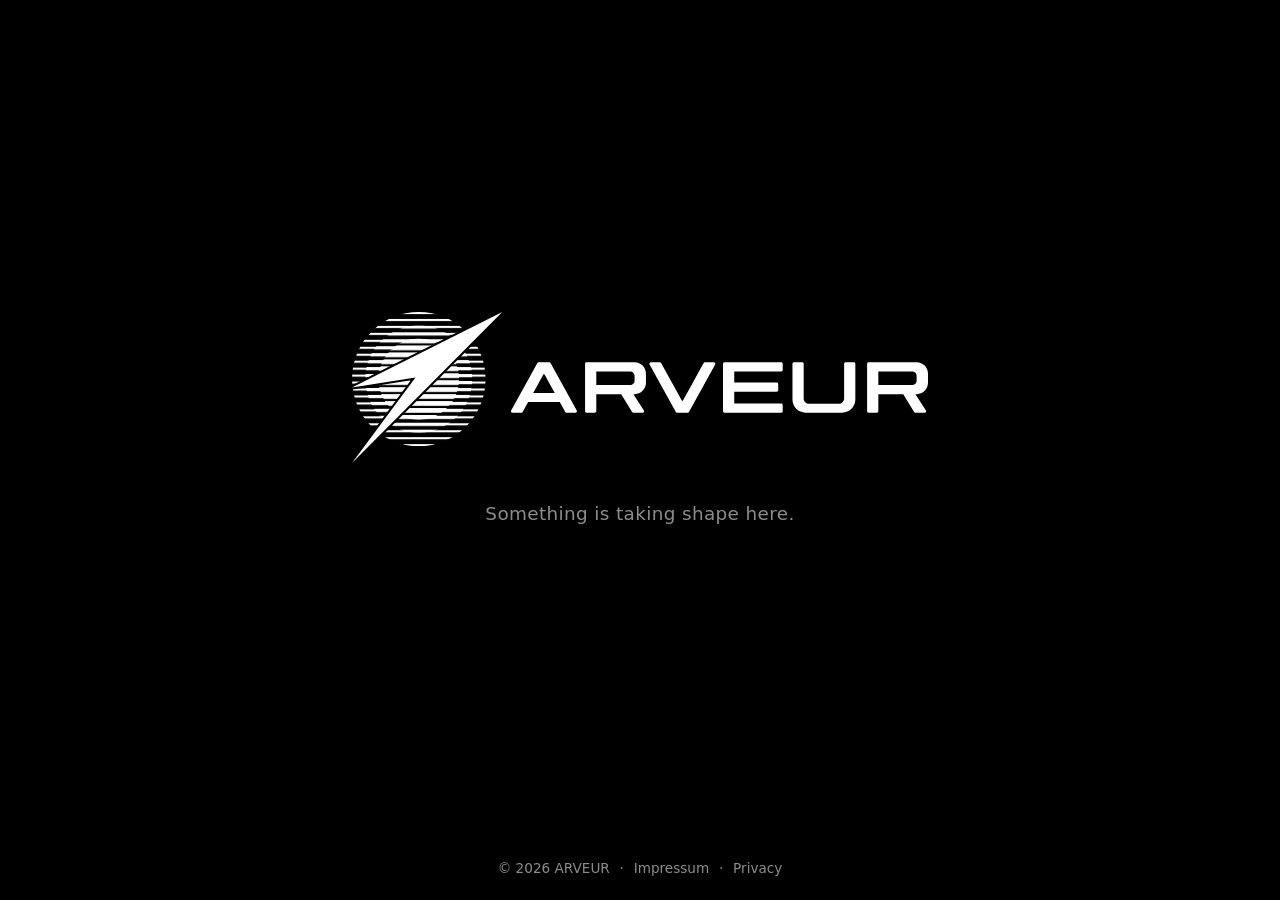
<file: index.html>
<!doctype html>
<html lang="en">
<head>
  <meta charset="utf-8">
  <meta name="viewport" content="width=device-width, initial-scale=1">
  <!-- Only this site's own files may run or load; analytics may only talk to GoatCounter.
       Update this (on every page) when adding fonts, embeds or other external resources. -->
  <meta http-equiv="Content-Security-Policy" content="default-src 'self'; script-src 'self'; style-src 'self'; img-src 'self' https://arveur.goatcounter.com; connect-src https://arveur.goatcounter.com; object-src 'none'; base-uri 'none'; form-action 'none'; upgrade-insecure-requests">
  <title>ARVEUR</title>
  <meta name="description" content="ARVEUR">
  <meta name="theme-color" content="#000000">
  <link rel="icon" href="/favicon.svg" type="image/svg+xml">
  <link rel="apple-touch-icon" href="/apple-touch-icon.png">
  <link rel="stylesheet" href="/style.css">
  <link rel="canonical" href="https://arveur.com/">
  <meta property="og:type" content="website">
  <meta property="og:site_name" content="ARVEUR">
  <meta property="og:title" content="ARVEUR">
  <meta property="og:url" content="https://arveur.com/">
  <meta property="og:image" content="https://arveur.com/og-image.png">
  <meta property="og:image:width" content="1200">
  <meta property="og:image:height" content="630">
  <meta property="og:image:alt" content="ARVEUR logo">
  <meta name="twitter:card" content="summary_large_image">
  <script type="application/ld+json">
  {
    "@context": "https://schema.org",
    "@graph": [
      { "@type": "WebSite", "name": "ARVEUR", "url": "https://arveur.com/" },
      { "@type": "Organization", "name": "ARVEUR", "url": "https://arveur.com/", "logo": "https://arveur.com/logo-square.png" }
    ]
  }
  </script>
</head>
<body>
  <main>
    <h1><img class="logo" src="/logo.svg" alt="ARVEUR" width="345" height="90"></h1>
    <p class="tagline">Something is taking shape here.</p>
  </main>
  <footer>
    <span>&copy; <span id="year">2026</span> ARVEUR</span>
    <span class="sep" aria-hidden="true">·</span>
    <a href="/impressum.html">Impressum</a>
    <span class="sep" aria-hidden="true">·</span>
    <a href="/privacy.html">Privacy</a>
  </footer>
  <script src="/site.js"></script>
  <script data-goatcounter="https://arveur.goatcounter.com/count" async src="/vendor/goatcounter/count.js"></script>
</body>
</html>
</file>
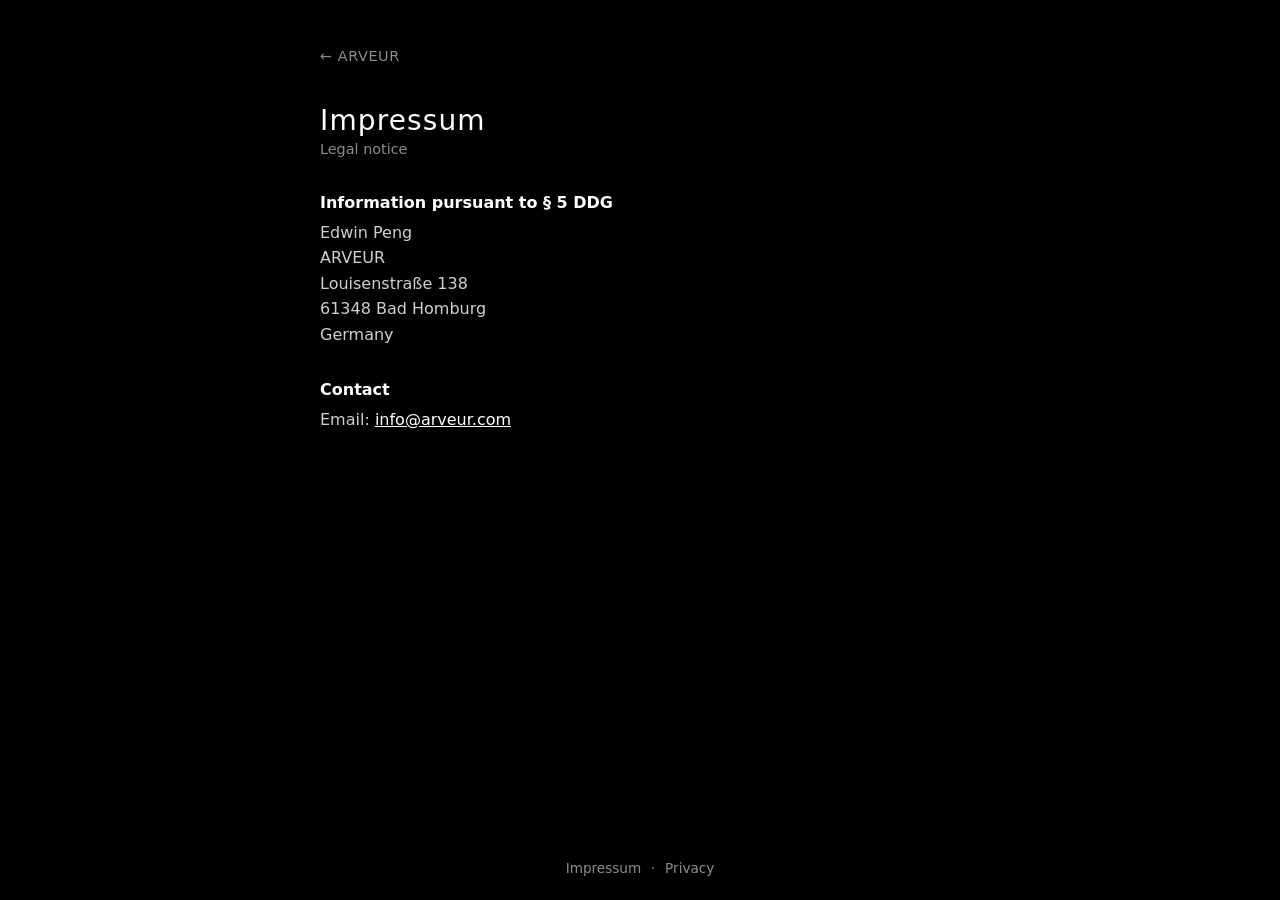
<file: impressum.html>
<!doctype html>
<html lang="en">
<head>
  <meta charset="utf-8">
  <meta name="viewport" content="width=device-width, initial-scale=1">
  <meta http-equiv="Content-Security-Policy" content="default-src 'self'; script-src 'self'; style-src 'self'; img-src 'self'; object-src 'none'; base-uri 'none'; form-action 'none'; upgrade-insecure-requests">
  <!-- Kept out of search engines so the address isn't one search away from the name. -->
  <meta name="robots" content="noindex">
  <title>Impressum · ARVEUR</title>
  <meta name="theme-color" content="#000000">
  <link rel="icon" href="/favicon.svg" type="image/svg+xml">
  <link rel="stylesheet" href="/style.css">
</head>
<body class="legal">
  <main>
    <a class="back" href="/">&larr; ARVEUR</a>

    <h1>Impressum</h1>
    <p class="sub">Legal notice</p>

    <h2>Information pursuant to § 5 DDG</h2>
    <address>
      Edwin Peng<br>
      ARVEUR<br>
      Louisenstraße 138<br>
      61348 Bad Homburg<br>
      Germany
    </address>

    <h2>Contact</h2>
    <p>Email: <a href="mailto:info@arveur.com">info@arveur.com</a></p>
  </main>
  <footer>
    <a href="/impressum.html">Impressum</a>
    <span class="sep" aria-hidden="true">·</span>
    <a href="/privacy.html">Privacy</a>
  </footer>
</body>
</html>
</file>
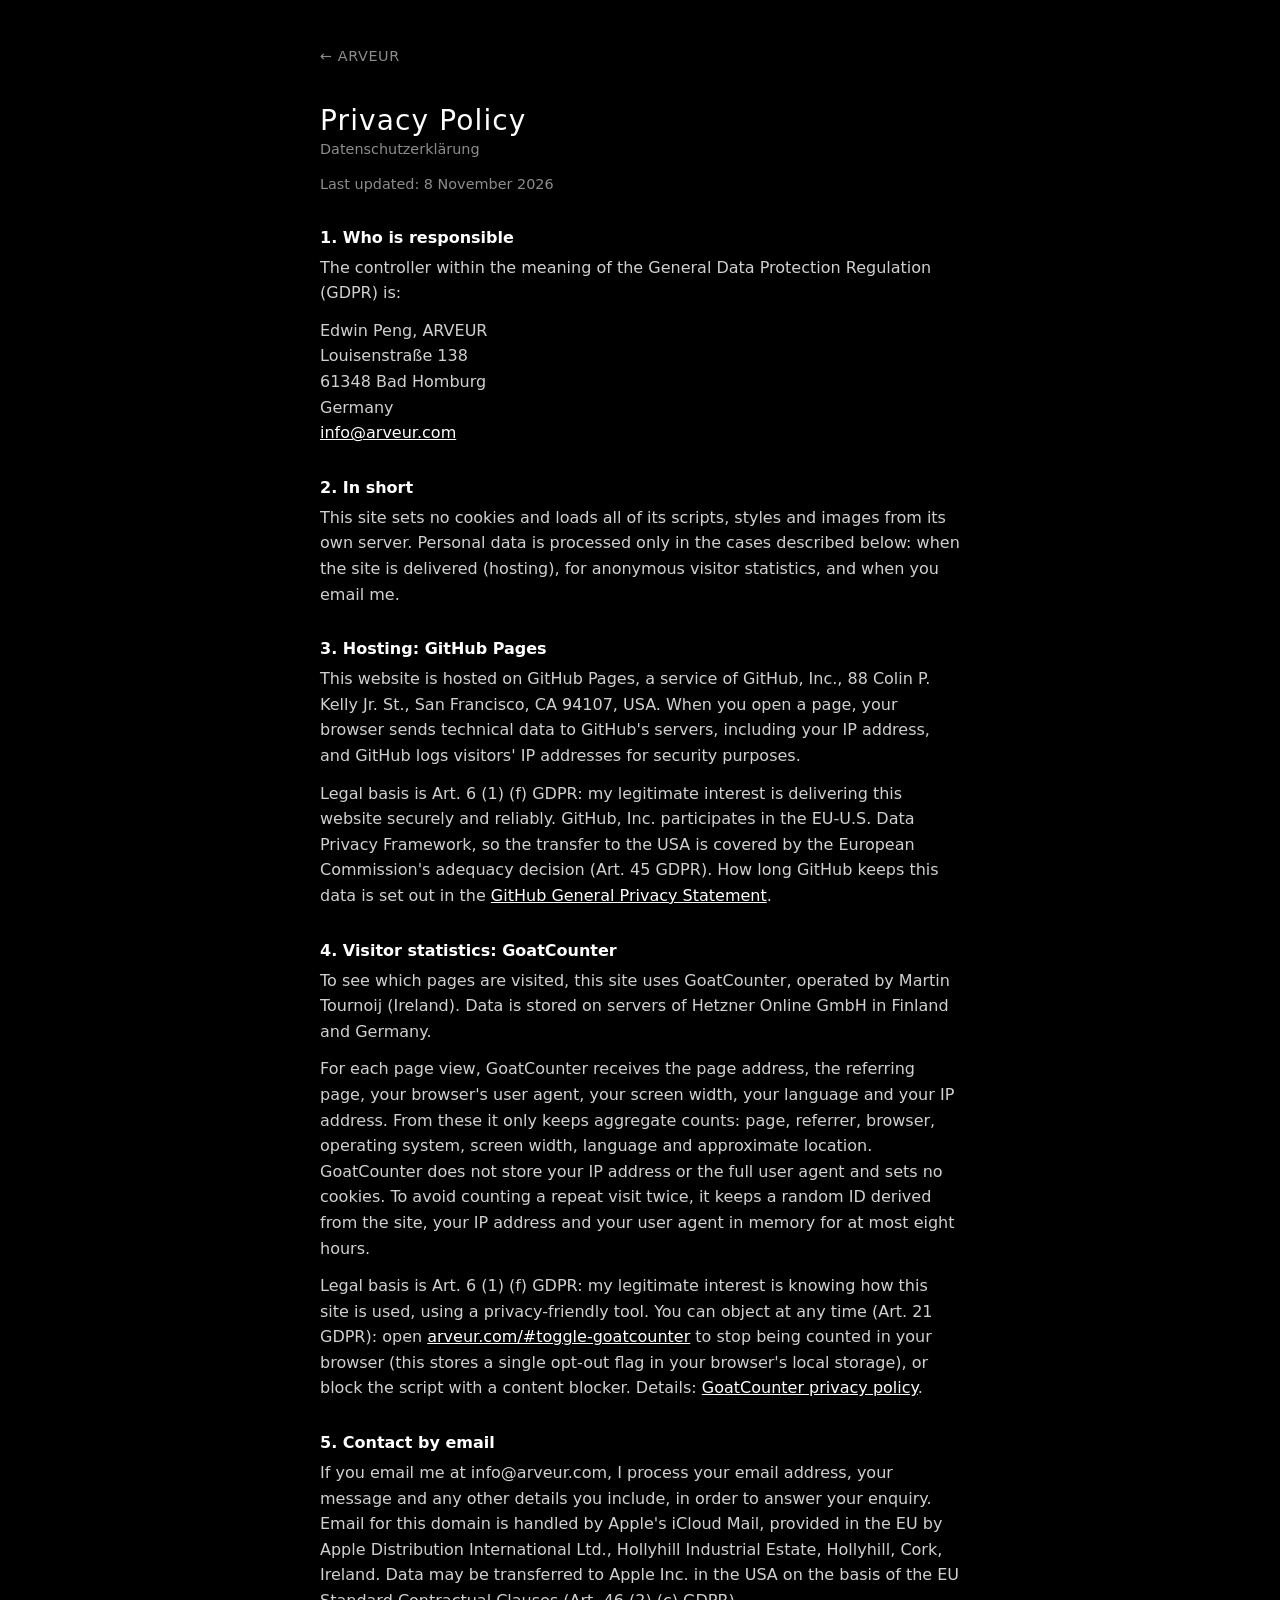
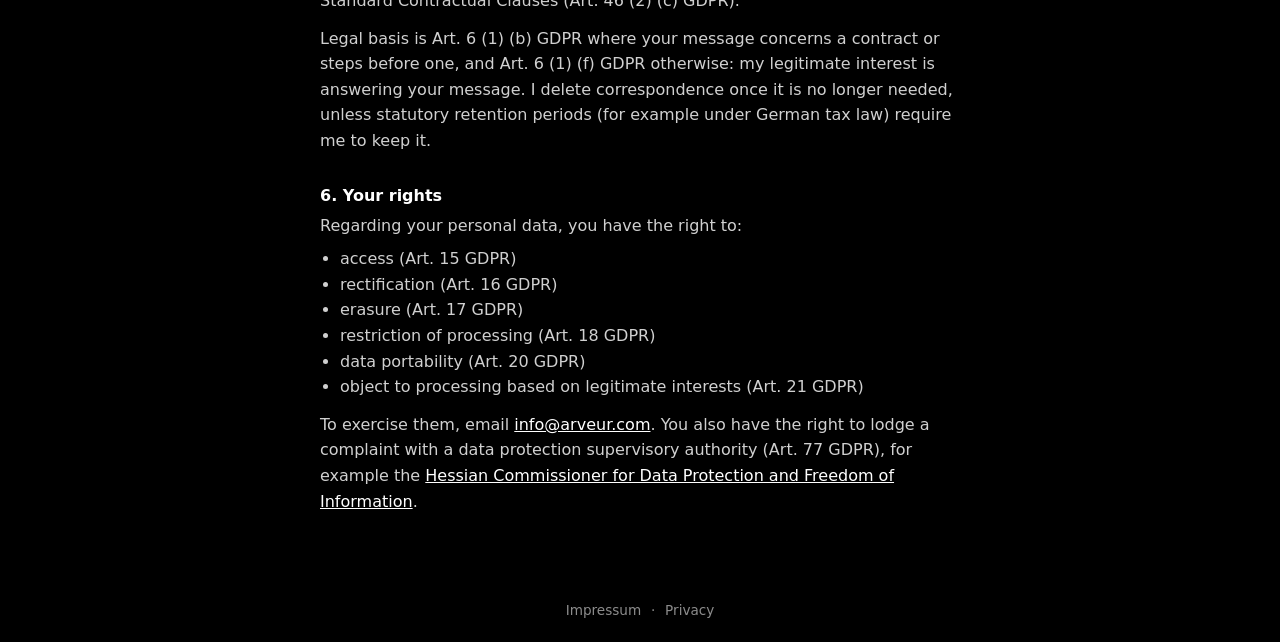
<file: privacy.html>
<!doctype html>
<html lang="en">
<head>
  <meta charset="utf-8">
  <meta name="viewport" content="width=device-width, initial-scale=1">
  <meta http-equiv="Content-Security-Policy" content="default-src 'self'; script-src 'self'; style-src 'self'; img-src 'self'; object-src 'none'; base-uri 'none'; form-action 'none'; upgrade-insecure-requests">
  <meta name="robots" content="noindex">
  <title>Privacy Policy · ARVEUR</title>
  <meta name="theme-color" content="#000000">
  <link rel="icon" href="/favicon.svg" type="image/svg+xml">
  <link rel="stylesheet" href="/style.css">
</head>
<body class="legal">
  <main>
    <a class="back" href="/">&larr; ARVEUR</a>

    <h1>Privacy Policy</h1>
    <p class="sub">Datenschutzerklärung</p>
    <p class="updated">Last updated: 8 November 2026</p>

    <h2>1. Who is responsible</h2>
    <p>The controller within the meaning of the General Data Protection Regulation (GDPR) is:</p>
    <address>
      Edwin Peng, ARVEUR<br>
      Louisenstraße 138<br>
      61348 Bad Homburg<br>
      Germany<br>
      <a href="mailto:info@arveur.com">info@arveur.com</a>
    </address>

    <h2>2. In short</h2>
    <p>This site sets no cookies and loads all of its scripts, styles and images from its own server. Personal data is processed only in the cases described below: when the site is delivered (hosting), for anonymous visitor statistics, and when you email me.</p>

    <h2>3. Hosting: GitHub Pages</h2>
    <p>This website is hosted on GitHub Pages, a service of GitHub, Inc., 88 Colin P. Kelly Jr. St., San Francisco, CA 94107, USA. When you open a page, your browser sends technical data to GitHub's servers, including your IP address, and GitHub logs visitors' IP addresses for security purposes.</p>
    <p>Legal basis is Art. 6 (1) (f) GDPR: my legitimate interest is delivering this website securely and reliably. GitHub, Inc. participates in the EU-U.S. Data Privacy Framework, so the transfer to the USA is covered by the European Commission's adequacy decision (Art. 45 GDPR). How long GitHub keeps this data is set out in the <a href="https://docs.github.com/en/site-policy/privacy-policies/github-general-privacy-statement" rel="noopener">GitHub General Privacy Statement</a>.</p>

    <h2>4. Visitor statistics: GoatCounter</h2>
    <p>To see which pages are visited, this site uses GoatCounter, operated by Martin Tournoij (Ireland). Data is stored on servers of Hetzner Online GmbH in Finland and Germany.</p>
    <p>For each page view, GoatCounter receives the page address, the referring page, your browser's user agent, your screen width, your language and your IP address. From these it only keeps aggregate counts: page, referrer, browser, operating system, screen width, language and approximate location. GoatCounter does not store your IP address or the full user agent and sets no cookies. To avoid counting a repeat visit twice, it keeps a random ID derived from the site, your IP address and your user agent in memory for at most eight hours.</p>
    <p>Legal basis is Art. 6 (1) (f) GDPR: my legitimate interest is knowing how this site is used, using a privacy-friendly tool. You can object at any time (Art. 21 GDPR): open <a href="/#toggle-goatcounter">arveur.com/#toggle-goatcounter</a> to stop being counted in your browser (this stores a single opt-out flag in your browser's local storage), or block the script with a content blocker. Details: <a href="https://www.goatcounter.com/help/privacy" rel="noopener">GoatCounter privacy policy</a>.</p>

    <h2>5. Contact by email</h2>
    <p>If you email me at info@arveur.com, I process your email address, your message and any other details you include, in order to answer your enquiry. Email for this domain is handled by Apple's iCloud Mail, provided in the EU by Apple Distribution International Ltd., Hollyhill Industrial Estate, Hollyhill, Cork, Ireland. Data may be transferred to Apple Inc. in the USA on the basis of the EU Standard Contractual Clauses (Art. 46 (2) (c) GDPR).</p>
    <p>Legal basis is Art. 6 (1) (b) GDPR where your message concerns a contract or steps before one, and Art. 6 (1) (f) GDPR otherwise: my legitimate interest is answering your message. I delete correspondence once it is no longer needed, unless statutory retention periods (for example under German tax law) require me to keep it.</p>

    <h2>6. Your rights</h2>
    <p>Regarding your personal data, you have the right to:</p>
    <ul>
      <li>access (Art. 15 GDPR)</li>
      <li>rectification (Art. 16 GDPR)</li>
      <li>erasure (Art. 17 GDPR)</li>
      <li>restriction of processing (Art. 18 GDPR)</li>
      <li>data portability (Art. 20 GDPR)</li>
      <li>object to processing based on legitimate interests (Art. 21 GDPR)</li>
    </ul>
    <p>To exercise them, email <a href="mailto:info@arveur.com">info@arveur.com</a>. You also have the right to lodge a complaint with a data protection supervisory authority (Art. 77 GDPR), for example the <a href="https://datenschutz.hessen.de/" rel="noopener">Hessian Commissioner for Data Protection and Freedom of Information</a>.</p>
  </main>
  <footer>
    <a href="/impressum.html">Impressum</a>
    <span class="sep" aria-hidden="true">·</span>
    <a href="/privacy.html">Privacy</a>
  </footer>
</body>
</html>
</file>
<file: style.css>
:root {
  --bg: #000;
  --fg: #fff;
  --muted: #8c8c8c;
  color-scheme: dark;
}

* { box-sizing: border-box; margin: 0; }

html, body { height: 100%; }

body {
  display: flex;
  flex-direction: column;
  background: var(--bg);
  color: var(--fg);
  font-family: ui-sans-serif, system-ui, -apple-system, "Segoe UI", Roboto, sans-serif;
  -webkit-font-smoothing: antialiased;
}

main {
  flex: 1;
  display: flex;
  flex-direction: column;
  justify-content: center;
  align-items: center;
  gap: 2.5rem;
  padding: 2rem 1rem;
  text-align: center;
}

h1 { line-height: 0; }

.logo {
  display: block;
  width: min(36rem, 85vw);
  height: auto;
}

.wordmark {
  font-size: clamp(3rem, 12vw, 7rem);
  font-weight: 400;
  letter-spacing: 0.04em;
  line-height: 1;
}

.tagline {
  color: var(--muted);
  font-size: clamp(1rem, 2.5vw, 1.15rem);
  letter-spacing: 0.02em;
}

a { color: var(--fg); }

footer {
  padding: 1.5rem 1rem;
  text-align: center;
  color: var(--muted);
  font-size: 0.85rem;
}

footer a {
  color: var(--muted);
  text-decoration: none;
}

footer a:hover,
footer a:focus-visible {
  color: var(--fg);
}

footer .sep { margin: 0 0.4em; }

/* --- Legal pages (impressum.html, privacy.html) --- */
.legal main {
  justify-content: flex-start;
  align-items: stretch;
  gap: 0;
  width: 100%;
  max-width: 42rem;
  margin: 0 auto;
  padding: 3rem 1rem 4rem;
  text-align: left;
}

.legal .back {
  align-self: flex-start;
  color: var(--muted);
  text-decoration: none;
  font-size: 0.9rem;
  letter-spacing: 0.04em;
}

.legal .back:hover { color: var(--fg); }

.legal h1 {
  line-height: 1.2;
  font-size: 1.75rem;
  font-weight: 400;
  letter-spacing: 0.04em;
  margin-top: 2.5rem;
}

.legal h2 {
  font-size: 1rem;
  font-weight: 600;
  margin: 2rem 0 0.5rem;
}

.legal p,
.legal li,
.legal address {
  color: #d0d0d0;
  line-height: 1.6;
  font-style: normal;
}

.legal p + p,
.legal p + address,
.legal ul + p { margin-top: 0.75rem; }

.legal ul { padding-left: 1.25rem; margin-top: 0.5rem; }

.legal .sub,
.legal .updated {
  color: var(--muted);
  font-size: 0.9rem;
}
</file>
